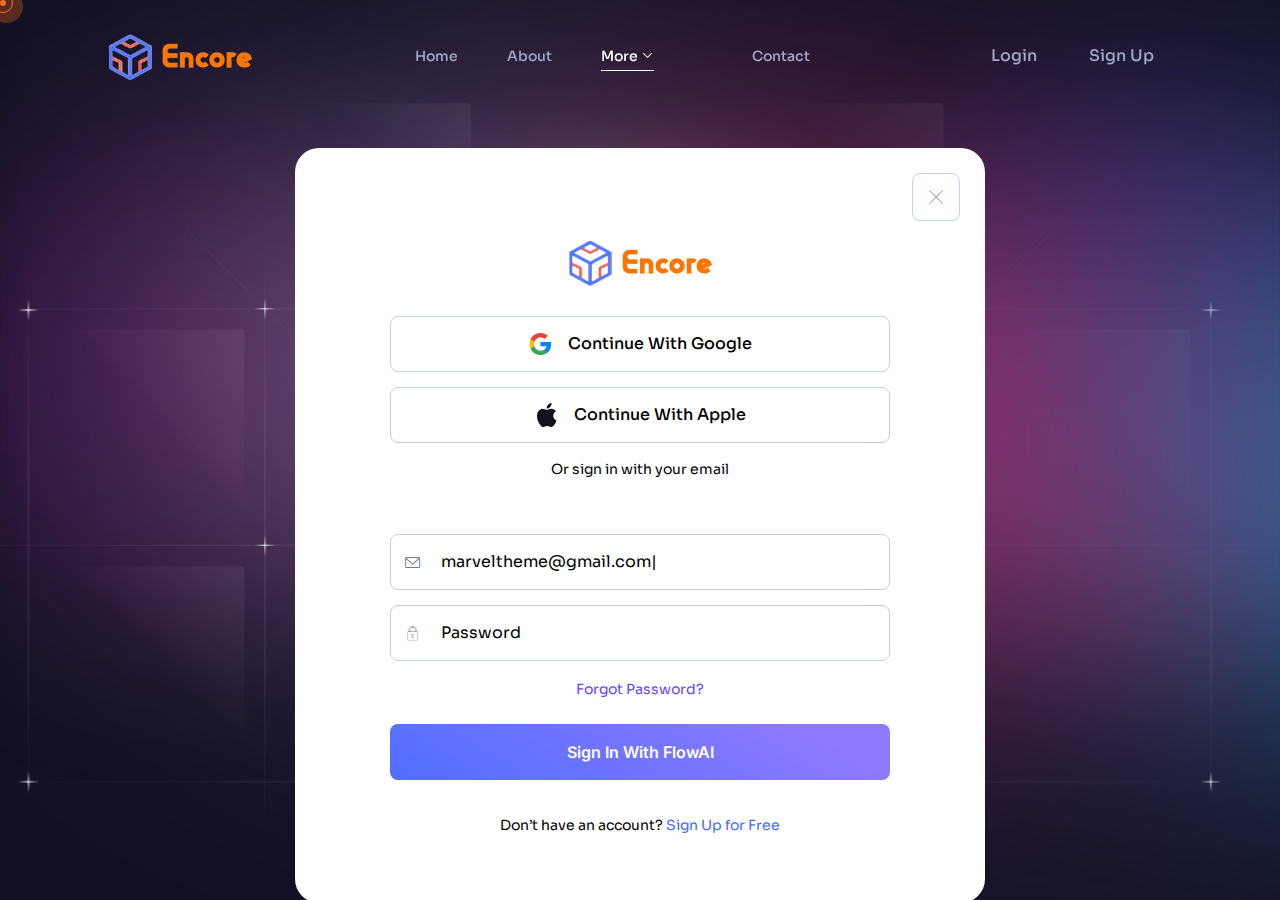
<file: create-account.html>
<!DOCTYPE html> 
<html> 
    <head> 
        <meta charset="utf-8"> 
        <title>Create Your Account at Encore AI-X</title>         
        <link href="css2.css?family=Sora:wght@300;400;500;600;700;800&display=swap" rel="stylesheet"> 
        <link href="css2-1.css?family=Inter:wght@100;200;300;400;500;600;700;800;900&display=swap" rel="stylesheet"> 
        <!--Color Switcher Mockup-->         
        <link href="css/color-switcher-design.css" rel="stylesheet"> 
        <!-- Color Themes -->         
        <link id="theme-color-file" href="css/color-themes/default-color.css" rel="stylesheet"> 
        <link rel="shortcut icon" href="images/favicon.png" type="image/x-icon"> 
        <link rel="icon" href="images/favicon.png" type="image/x-icon"> 
        <!-- Responsive -->         
        <meta http-equiv="X-UA-Compatible" content="IE=edge"> 
        <meta name="viewport" content="width=device-width, initial-scale=1.0, maximum-scale=1.0, user-scalable=0"> 
        <!-- Stylesheets -->         
        <link href="css/bootstrap.css" rel="stylesheet"> 
        <link href="css/style.css" rel="stylesheet"> 
        <link href="css/responsive.css" rel="stylesheet"> 
    </head>     
    <body class="body-bg-color"> 
        <div class="page-wrapper"> 
            <!-- Preloader -->             
            <div class="preloader"></div>             
            <!-- End Preloader -->             
            <!-- Cursor -->             
            <div class="cursor"></div>             
            <div class="cursor-follower"></div>             
            <!-- Cursor End -->             
            <!-- Main Header -->             
            <header class="main-header main-header-one"> 
                <!-- Header Lower -->                 
                <div class="header-lower"> 
                    <div class="main-menu__wrapper"> 
                        <div class="inner-container d-flex align-items-center justify-content-between"> 
                            <!-- Logo Box -->                             
                            <div class="main-header-one__logo-box"> <a href="index.html"><img src="images/resource/logo-1.png" alt=""></a> 
                            </div>                             
                            <div class="nav-outer"> 
                                <!-- Main Menu -->                                 
                                <nav class="main-menu show navbar-expand-md"> 
                                    <div class="navbar-header"> 
                                        <button class="navbar-toggler" type="button" data-toggle="collapse" data-target="#navbarSupportedContent" aria-controls="navbarSupportedContent" aria-expanded="false" aria-label="Toggle navigation"> <span class="icon-bar"></span> <span class="icon-bar"></span> <span class="icon-bar"></span> 
                                        </button>                                         
                                    </div>                                     
                                    <div class="navbar-collapse collapse clearfix" id="navbarSupportedContent"> 
                                        <ul class="navigation clearfix"> 
                                            <li>
                                                <a href="index.html">Home</a>
                                            </li>                                           
                                            <li>
                                                <a href="about.html">About</a>
                                            </li>                                             
                                            <li class="dropdown">
                                                <a href="#">More</a> 
                                                <ul> 
                                                    <li>
                                                        <a href="career.html">Career</a>
                                                    </li>                                                     
                                                                                                         
                                                    <li>
                                                        <a href="login.html">Login</a>
                                                    </li>                                                     
                                                    <li>
                                                        <a href="create-account.html">Create Account</a>
                                                    </li>                                                     
                                                    <li>
                                                        <a href="reset-password.html">Reset Password</a>
                                                    </li>                                                     
                                                                                                        
                                                </ul>                                                 
                                            </li>                                             
                                            <li class="dropdown"> 
                                                <ul> 
                                                    <li>
                                                        <a href="blog.html">Blog</a>
                                                    </li>                                                     
                                                    <li>
                                                        <a href="blog-details.html">Blog Detail</a>
                                                    </li>                                                     
                                                </ul>                                                 
                                            </li>                                             
                                            <li>
                                                <a href="contact.html">Contact</a>
                                            </li>                                             
                                        </ul>                                         
                                    </div>                                     
                                </nav>                                 
                                <!-- Main Menu End-->                                 
                            </div>                             
                            <!-- Outer Box -->                             
                            <div class="outer-box d-flex align-items-center"> 
                                <ul class="main-header__login-sing-up"> 
                                    <li>
                                        <a href="login.html">Login</a>
                                    </li>                                     
                                    <li>
                                        <a href="create-account.html">Sign Up</a>
                                    </li>                                     
                                </ul>                                 
                                <!-- Mobile Navigation Toggler -->                                 
                                <div class="mobile-nav-toggler"> <span class="icon-menu"></span> 
                                </div>                                 
                            </div>                             
                            <!-- End Outer Box -->                             
                        </div>                         
                    </div>                     
                </div>                 
                <!-- End Header Lower -->                 
                <!-- Mobile Menu  -->                 
                <div class="mobile-menu"> 
                    <div class="menu-backdrop"></div>                     
                    <div class="close-btn">
                        <span class="icon far fa-times fa-fw"></span>
                    </div>                     
                    <nav class="menu-box"> 
                        <div class="nav-logo">
                            <a href="index.html"><img src="images/logo-2.png" alt="" title=""></a>
                        </div>                         
                        <!-- Search -->                         
                        <div class="search-box"> 
                            <form method="post" action="contact.html"> 
                                <div class="form-group"> 
                                    <input type="search" name="search-field" value="" placeholder="SEARCH HERE" required=""> 
                                    <button type="submit">
                                        <span class="icon far fa-search fa-fw"></span>
                                    </button>                                     
                                </div>                                 
                            </form>                             
                        </div>                         
                        <div class="menu-outer"> 
                            <!--Here Menu Will Come Automatically Via Javascript / Same Menu as in Header-->                             
                        </div>                         
                    </nav>                     
                </div>                 
                <!-- End Mobile Menu -->                 
            </header>             
            <!-- End Main Header -->             
            <!-- Login Page Start -->             
            <section class="login-page full-height"> 
                <div class="login-page__shape-1" style="background-image: url(images/shapes/login-page-shape-1.png);"></div>                 
                <div class="login-page__shape-2"></div>                 
                <div class="container"> 
                    <div class="login-page__inner"> 
                        <div class="login-page__close-icon"> <a href="#"><span class="icon-close"></span></a> 
                        </div>                         
                        <div class="login-page__top"> 
                            <div class="login-page__logo"> <a href="index.html"><img src="images/resource/login-page-logo.png" alt=""></a> 
                            </div>                             
                            <div class="login-page__sign-option-box"> <a href="#" class="login-page__sign-option"> <img src="images/icons/google-icon.png" alt=""> 
								Continue With Google</a> <a href="#" class="login-page__sign-option"> <img src="images/icons/apple-icon.png" alt=""> 
								Continue With Apple</a> <a href="#" class="sign-in-email">Or sign in with your email</a> 
                            </div>                             
                        </div>                         
                        <form action="#" class="register-one__form"> 
                            <div class="row"> 
                                <div class="col-md-12"> 
                                    <div class="register-one__form__email"> 
                                        <input type="email" name="email" placeholder="marveltheme@gmail.com|"> <i class="icon-envelope"></i> 
                                    </div>                                     
                                </div>                                 
                                <div class="col-md-12"> 
                                    <div class="register-one__form__password"> 
                                        <input type="password" name="password" placeholder="Password"> <i class="icon-lock"></i> 
                                    </div>                                     
                                </div>                                 
                                <div class="col-md-12"> 
                                    <div class="register-one__form__forgot">
                                        <a href="#">Forgot Password?</a>
                                    </div>                                     
                                </div>                                 
                                <div class="col-md-12"> 
                                    <button type="submit" class="thm-btn register-one__btn"> 
                                        Sign In with FlowAI
</button>                                     
                                </div>                                 
                            </div>                             
                        </form>                         
                        <p class="register-one__tagline">Don’t have an account? <a href="login.html">Sign Up for Free</a>  </p> 
                    </div>                     
                </div>                 
            </section>             
            <!-- Login Page End -->             
            <!-- Color Palate / Color Switcher -->             
            <div class="color-palate">                  
                <div class="color-palate-inner"> 
                    <div class="color-palate-head"> 
                        <h6>Choose Options</h6> 
                    </div>                     
                    <!-- Colors -->                     
                    <div class="various-color clearfix"> 
                        <h6>Multiple Colors</h6>
                        <br> 
                        <div class="colors-list"> <span class="palate default-color active" data-theme-file="css/color-themes/default-color.css"></span> <span class="palate blue-color" data-theme-file="css/color-themes/blue-color.css"></span> <span class="palate brown-color" data-theme-file="css/color-themes/brown-color.css"></span> <span class="palate green-color" data-theme-file="css/color-themes/green-color.css"></span> <span class="palate orange-color" data-theme-file="css/color-themes/orange-color.css"></span> <span class="palate purple-color" data-theme-file="css/color-themes/purple-color.css"></span> <span class="palate teal-color" data-theme-file="css/color-themes/teal-color.css"></span> <span class="palate yellow-color" data-theme-file="css/color-themes/yellow-color.css"></span> 
                        </div>                         
                    </div>                     
                    <h6>RTL Version</h6> 
                    <ul class="rtl-version option-box"> 
                        <li class="rtl">RTL Version</li>                         
                        <li>LTR Version</li>                         
                    </ul>                     
                    <h6>Boxed Version</h6> 
                    <ul class="box-version option-box"> 
                        <li class="box">Boxed</li>                         
                        <li>Full width</li>                         
                    </ul>                     
                    <h6>Want Sticky Header</h6> 
                    <ul class="header-version option-box"> 
                        <li class="box">No</li>                         
                        <li>Yes</li>                         
                    </ul>                     
                    <h6>Dark Verion</h6> 
                    <ul class="dark-version option-box"> 
                        <li class="box">Yes</li>                         
                        <li>No</li>                         
                    </ul>                     
                    <div class="purchase-box"> 
                        You will find much more options for colors and styling in admin panel. This color picker is used
                        only for demonstation purposes.<a href="#" class="theme-btn btn-style-two">  <span class="btn-wrap">  <span class="text-one">buy now</span>  <span class="text-two">buy now</span>  </span>  </a> 
                    </div>                     
                </div>                 
            </div>             
            <!-- End Color Palate / Color Switcher -->             
            <!-- Search Popup -->             
            <div class="search-popup"> 
                <div class="color-layer"></div>                 
                <button class="close-search">
                    <span class="far fa-times fa-fw"></span>
                </button>                 
                <form method="post" action="blog.html"> 
                    <div class="form-group"> 
                        <input type="search" name="search-field" value="" placeholder="Search Here" required=""> 
                        <button type="submit">
                            <i class="far fa-search fa-fw"></i>
                        </button>                         
                    </div>                     
                </form>                 
            </div>             
            <!-- End Search Popup -->             
        </div>         
        <!-- End PageWrapper -->         
        <script src="js/jquery.js"></script>         
        <script src="js/01-bootstrap.min.js"></script>         
        <script src="js/02-bootstrap-select.min.js"></script>         
        <script src="js/03-color-settings.js"></script>         
        <script src="js/04-owl.js"></script>         
        <script src="js/05-jarallax.min.js"></script>         
        <script src="js/06-isotope.js"></script>         
        <script src="js/07-wow.js"></script>         
        <script src="js/08-validate.js"></script>         
        <script src="js/09-appear.js"></script>         
        <script src="js/10-swiper.min.js"></script>         
        <script src="js/11-jquery.easing.min.js"></script>         
        <script src="js/12-gsap.min.js"></script>         
        <script src="js/13-odometer.js"></script>         
        <script src="js/14-tilt.jquery.min.js"></script>         
        <script src="js/15-magnific-popup.min.js"></script>         
        <script src="js/16-jquery-ui.js"></script>         
        <script src="js/17-marquee.min.js"></script>         
        <script src="js/18-jquery.circleType.js"></script>         
        <script src="js/19-jquery.lettering.min.js"></script>         
        <script src="js/script.js"></script>         
        <!--[if lt IE 9]><script src="https://cdnjs.cloudflare.com/ajax/libs/html5shiv/3.7.3/html5shiv.js"></script><![endif]-->         
        <!--[if lt IE 9]><script src="js/respond.js"></script><![endif]-->         
    </body>     
</html>
</file>
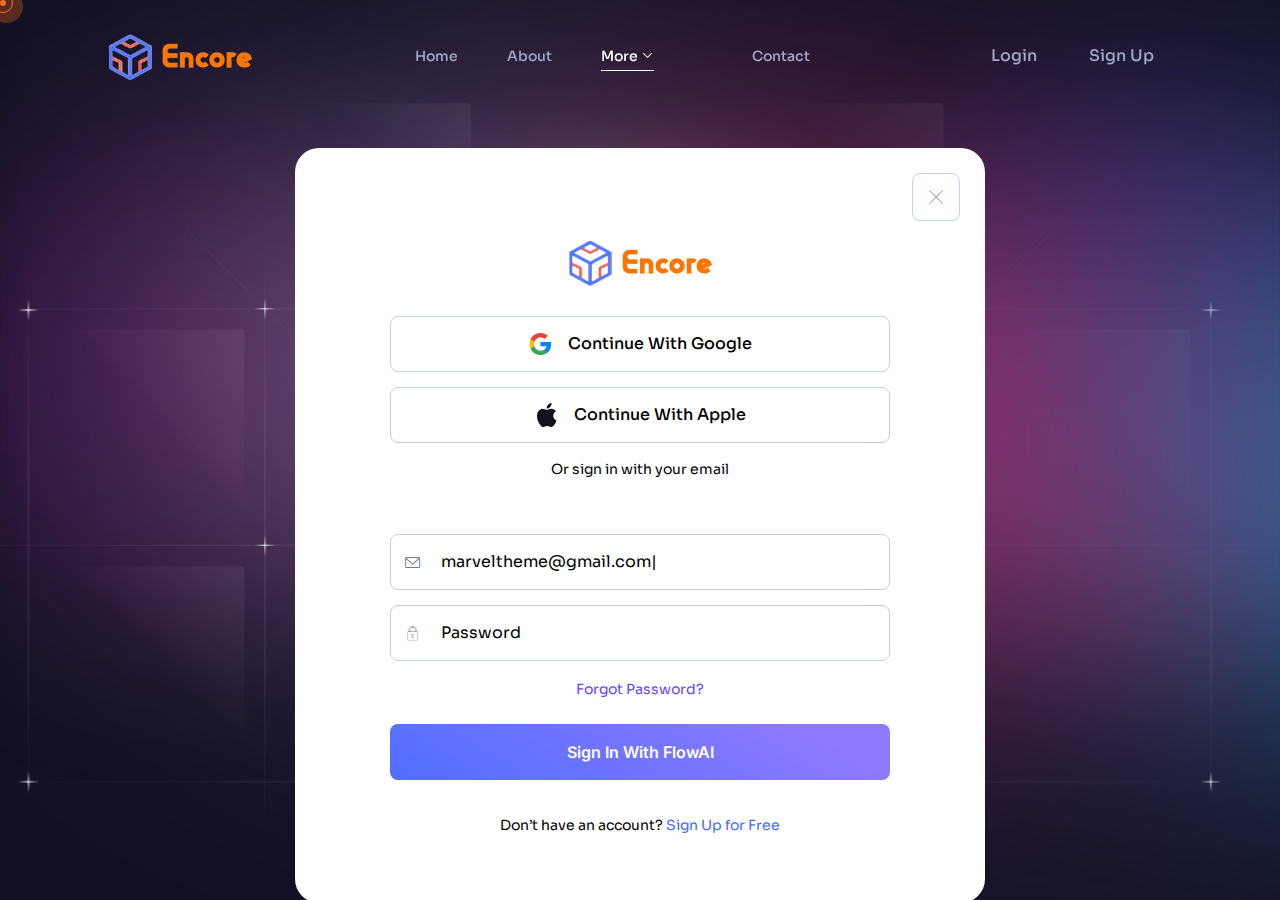
<file: login.html>
<!DOCTYPE html> 
<html> 
    <head> 
        <meta charset="utf-8"> 
        <title>Log-In to Your Account</title>         
        <link href="css2.css?family=Sora:wght@300;400;500;600;700;800&display=swap" rel="stylesheet"> 
        <link href="css2-1.css?family=Inter:wght@100;200;300;400;500;600;700;800;900&display=swap" rel="stylesheet"> 
        <!--Color Switcher Mockup-->         
        <link href="css/color-switcher-design.css" rel="stylesheet"> 
        <!-- Color Themes -->         
        <link id="theme-color-file" href="css/color-themes/default-color.css" rel="stylesheet"> 
        <link rel="shortcut icon" href="images/favicon.png" type="image/x-icon"> 
        <link rel="icon" href="images/favicon.png" type="image/x-icon"> 
        <!-- Responsive -->         
        <meta http-equiv="X-UA-Compatible" content="IE=edge"> 
        <meta name="viewport" content="width=device-width, initial-scale=1.0, maximum-scale=1.0, user-scalable=0"> 
        <!-- Stylesheets -->         
        <link href="css/bootstrap.css" rel="stylesheet"> 
        <link href="css/style.css" rel="stylesheet"> 
        <link href="css/responsive.css" rel="stylesheet"> 
    </head>     
    <body class="body-bg-color"> 
        <div class="page-wrapper"> 
            <!-- Preloader -->             
            <div class="preloader"></div>             
            <!-- End Preloader -->             
            <!-- Cursor -->             
            <div class="cursor"></div>             
            <div class="cursor-follower"></div>             
            <!-- Cursor End -->             
            <!-- Main Header -->             
            <header class="main-header main-header-one"> 
                <!-- Header Lower -->                 
                <div class="header-lower"> 
                    <div class="main-menu__wrapper"> 
                        <div class="inner-container d-flex align-items-center justify-content-between"> 
                            <!-- Logo Box -->                             
                            <div class="main-header-one__logo-box"> <a href="index.html"><img src="images/resource/logo-1.png" alt=""></a> 
                            </div>                             
                            <div class="nav-outer"> 
                                <!-- Main Menu -->                                 
                                <nav class="main-menu show navbar-expand-md"> 
                                    <div class="navbar-header"> 
                                        <button class="navbar-toggler" type="button" data-toggle="collapse" data-target="#navbarSupportedContent" aria-controls="navbarSupportedContent" aria-expanded="false" aria-label="Toggle navigation"> <span class="icon-bar"></span> <span class="icon-bar"></span> <span class="icon-bar"></span> 
                                        </button>                                         
                                    </div>                                     
                                    <div class="navbar-collapse collapse clearfix" id="navbarSupportedContent"> 
                                        <ul class="navigation clearfix"> 
                                            <li>
                                                <a href="index.html">Home</a>
                                            </li>                                      
                                            <li>
                                                <a href="about.html">About</a>
                                            </li>                                             
                                            <li class="dropdown">
                                                <a href="#">More</a> 
                                                <ul> 
                                                    <li>
                                                        <a href="career.html">Career</a>
                                                    </li>                                                     
                                                                                                         
                                                    <li>
                                                        <a href="login.html">Login</a>
                                                    </li>                                                     
                                                    <li>
                                                        <a href="create-account.html">Create Account</a>
                                                    </li>                                                     
                                                    <li>
                                                        <a href="reset-password.html">Reset Password</a>
                                                    </li>                                                     
                                                                                                         
                                                </ul>                                                 
                                            </li>                                             
                                            <li class="dropdown"> 
                                                <ul> 
                                                    <li>
                                                        <a href="blog.html">Blog</a>
                                                    </li>                                                     
                                                    <li>
                                                        <a href="blog-details.html">Blog Detail</a>
                                                    </li>                                                     
                                                </ul>                                                 
                                            </li>                                             
                                            <li>
                                                <a href="contact.html">Contact</a>
                                            </li>                                             
                                        </ul>                                         
                                    </div>                                     
                                </nav>                                 
                                <!-- Main Menu End-->                                 
                            </div>                             
                            <!-- Outer Box -->                             
                            <div class="outer-box d-flex align-items-center"> 
                                <ul class="main-header__login-sing-up"> 
                                    <li>
                                        <a href="login.html">Login</a>
                                    </li>                                     
                                    <li>
                                        <a href="create-account.html">Sign Up</a>
                                    </li>                                     
                                </ul>                                 
                                <!-- Mobile Navigation Toggler -->                                 
                                <div class="mobile-nav-toggler"> <span class="icon-menu"></span> 
                                </div>                                 
                            </div>                             
                            <!-- End Outer Box -->                             
                        </div>                         
                    </div>                     
                </div>                 
                <!-- End Header Lower -->                 
                <!-- Mobile Menu  -->                 
                <div class="mobile-menu"> 
                    <div class="menu-backdrop"></div>                     
                    <div class="close-btn">
                        <span class="icon far fa-times fa-fw"></span>
                    </div>                     
                    <nav class="menu-box"> 
                        <div class="nav-logo">
                            <a href="index.html"><img src="images/logo-2.png" alt="" title=""></a>
                        </div>                         
                        <!-- Search -->                         
                        <div class="search-box"> 
                            <form method="post" action="contact.html"> 
                                <div class="form-group"> 
                                    <input type="search" name="search-field" value="" placeholder="SEARCH HERE" required=""> 
                                    <button type="submit">
                                        <span class="icon far fa-search fa-fw"></span>
                                    </button>                                     
                                </div>                                 
                            </form>                             
                        </div>                         
                        <div class="menu-outer"> 
                            <!--Here Menu Will Come Automatically Via Javascript / Same Menu as in Header-->                             
                        </div>                         
                    </nav>                     
                </div>                 
                <!-- End Mobile Menu -->                 
            </header>             
            <!-- End Main Header -->             
            <!-- Login Page Start -->             
            <section class="login-page full-height"> 
                <div class="login-page__shape-1" style="background-image: url(images/shapes/login-page-shape-1.png);"></div>                 
                <div class="login-page__shape-2"></div>                 
                <div class="container"> 
                    <div class="login-page__inner"> 
                        <div class="login-page__close-icon"> <a href="#"><span class="icon-close"></span></a> 
                        </div>                         
                        <div class="login-page__top"> 
                            <div class="login-page__logo"> <a href="index.html"><img src="images/resource/login-page-logo.png" alt=""></a> 
                            </div>                             
                            <div class="login-page__sign-option-box"> <a href="#" class="login-page__sign-option"> <img src="images/icons/google-icon.png" alt=""> 
								Continue With Google</a> <a href="#" class="login-page__sign-option"> <img src="images/icons/apple-icon.png" alt=""> 
								Continue With Apple</a> <a href="#" class="sign-in-email">Or sign in with your email</a> 
                            </div>                             
                        </div>                         
                        <form action="#" class="register-one__form"> 
                            <div class="row"> 
                                <div class="col-md-12"> 
                                    <div class="register-one__form__email"> 
                                        <input type="email" name="email" placeholder="marveltheme@gmail.com|"> <i class="icon-envelope"></i> 
                                    </div>                                     
                                </div>                                 
                                <div class="col-md-12"> 
                                    <div class="register-one__form__password"> 
                                        <input type="password" name="password" placeholder="Password"> <i class="icon-lock"></i> 
                                    </div>                                     
                                </div>                                 
                                <div class="col-md-12"> 
                                    <div class="register-one__form__forgot">
                                        <a href="#">Forgot Password?</a>
                                    </div>                                     
                                </div>                                 
                                <div class="col-md-12"> 
                                    <button type="submit" class="thm-btn register-one__btn"> 
                                        Sign In with FlowAI
</button>                                     
                                </div>                                 
                            </div>                             
                        </form>                         
                        <p class="register-one__tagline">Don’t have an account? <a href="login.html">Sign Up for Free</a>  </p> 
                    </div>                     
                </div>                 
            </section>             
            <!-- Login Page End -->             
            <!-- Color Palate / Color Switcher -->             
            <div class="color-palate">                  
                <div class="color-palate-inner"> 
                    <div class="color-palate-head"> 
                        <h6>Choose Options</h6> 
                    </div>                     
                    <!-- Colors -->                     
                    <div class="various-color clearfix"> 
                        <h6>Multiple Colors</h6>
                        <br> 
                        <div class="colors-list"> <span class="palate default-color active" data-theme-file="css/color-themes/default-color.css"></span> <span class="palate blue-color" data-theme-file="css/color-themes/blue-color.css"></span> <span class="palate brown-color" data-theme-file="css/color-themes/brown-color.css"></span> <span class="palate green-color" data-theme-file="css/color-themes/green-color.css"></span> <span class="palate orange-color" data-theme-file="css/color-themes/orange-color.css"></span> <span class="palate purple-color" data-theme-file="css/color-themes/purple-color.css"></span> <span class="palate teal-color" data-theme-file="css/color-themes/teal-color.css"></span> <span class="palate yellow-color" data-theme-file="css/color-themes/yellow-color.css"></span> 
                        </div>                         
                    </div>                     
                    <h6>RTL Version</h6> 
                    <ul class="rtl-version option-box"> 
                        <li class="rtl">RTL Version</li>                         
                        <li>LTR Version</li>                         
                    </ul>                     
                    <h6>Boxed Version</h6> 
                    <ul class="box-version option-box"> 
                        <li class="box">Boxed</li>                         
                        <li>Full width</li>                         
                    </ul>                     
                    <h6>Want Sticky Header</h6> 
                    <ul class="header-version option-box"> 
                        <li class="box">No</li>                         
                        <li>Yes</li>                         
                    </ul>                     
                    <h6>Dark Verion</h6> 
                    <ul class="dark-version option-box"> 
                        <li class="box">Yes</li>                         
                        <li>No</li>                         
                    </ul>                     
                    <div class="purchase-box"> 
                        You will find much more options for colors and styling in admin panel. This color picker is used
                        only for demonstation purposes.<a href="#" class="theme-btn btn-style-two">  <span class="btn-wrap">  <span class="text-one">buy now</span>  <span class="text-two">buy now</span>  </span>  </a> 
                    </div>                     
                </div>                 
            </div>             
            <!-- End Color Palate / Color Switcher -->             
            <!-- Search Popup -->             
            <div class="search-popup"> 
                <div class="color-layer"></div>                 
                <button class="close-search">
                    <span class="far fa-times fa-fw"></span>
                </button>                 
                <form method="post" action="blog.html"> 
                    <div class="form-group"> 
                        <input type="search" name="search-field" value="" placeholder="Search Here" required=""> 
                        <button type="submit">
                            <i class="far fa-search fa-fw"></i>
                        </button>                         
                    </div>                     
                </form>                 
            </div>             
            <!-- End Search Popup -->             
        </div>         
        <!-- End PageWrapper -->         
        <script src="js/jquery.js"></script>         
        <script src="js/01-bootstrap.min.js"></script>         
        <script src="js/02-bootstrap-select.min.js"></script>         
        <script src="js/03-color-settings.js"></script>         
        <script src="js/04-owl.js"></script>         
        <script src="js/05-jarallax.min.js"></script>         
        <script src="js/06-isotope.js"></script>         
        <script src="js/07-wow.js"></script>         
        <script src="js/08-validate.js"></script>         
        <script src="js/09-appear.js"></script>         
        <script src="js/10-swiper.min.js"></script>         
        <script src="js/11-jquery.easing.min.js"></script>         
        <script src="js/12-gsap.min.js"></script>         
        <script src="js/13-odometer.js"></script>         
        <script src="js/14-tilt.jquery.min.js"></script>         
        <script src="js/15-magnific-popup.min.js"></script>         
        <script src="js/16-jquery-ui.js"></script>         
        <script src="js/17-marquee.min.js"></script>         
        <script src="js/18-jquery.circleType.js"></script>         
        <script src="js/19-jquery.lettering.min.js"></script>         
        <script src="js/script.js"></script>         
        <!--[if lt IE 9]><script src="https://cdnjs.cloudflare.com/ajax/libs/html5shiv/3.7.3/html5shiv.js"></script><![endif]-->         
        <!--[if lt IE 9]><script src="js/respond.js"></script><![endif]-->         
    </body>     
</html>
</file>
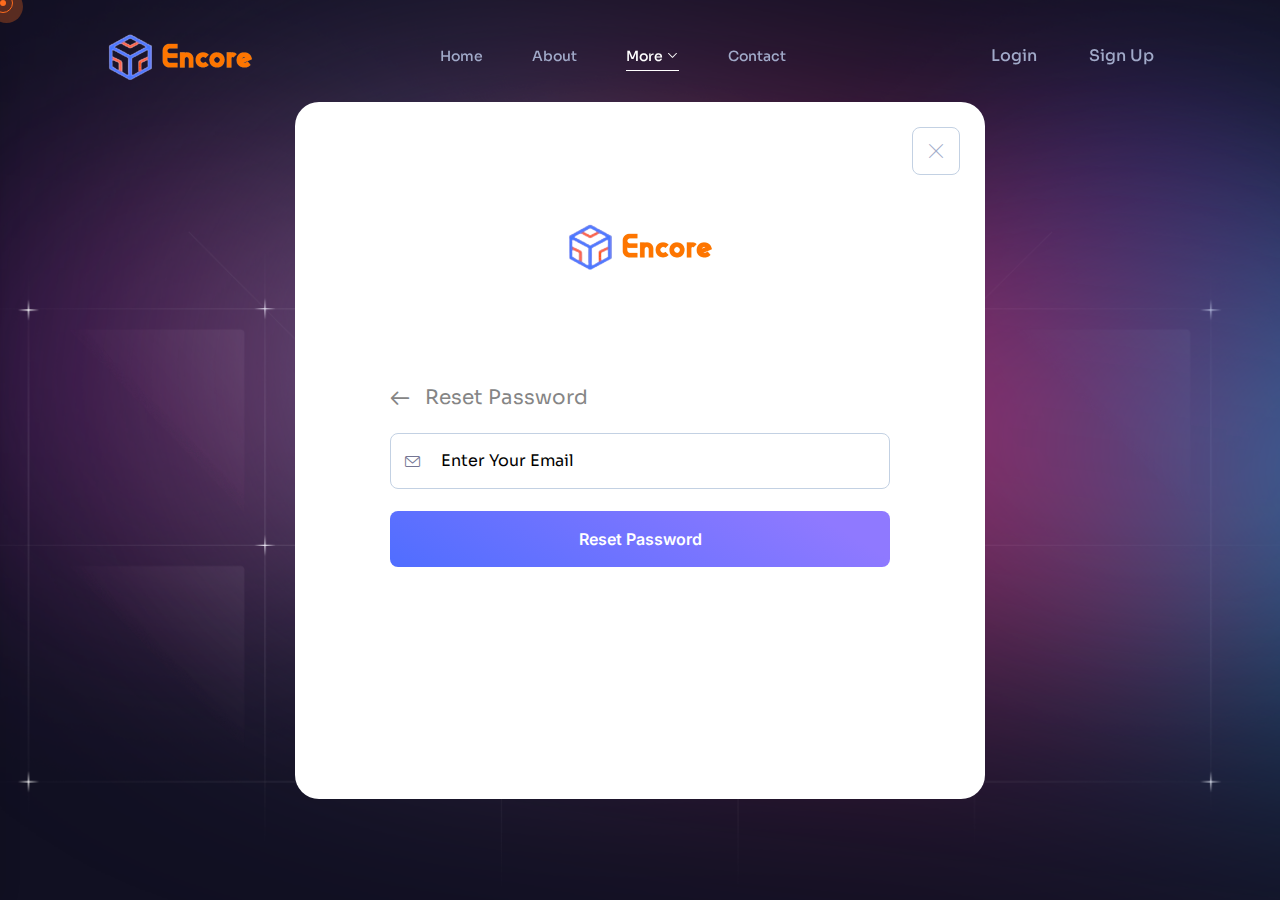
<file: reset-password.html>
<!DOCTYPE html> 
<html> 
    <head> 
        <meta charset="utf-8"> 
        <title>Reset Password</title>         
        <link href="css2.css?family=Sora:wght@300;400;500;600;700;800&display=swap" rel="stylesheet"> 
        <link href="css2-1.css?family=Inter:wght@100;200;300;400;500;600;700;800;900&display=swap" rel="stylesheet"> 
        <!--Color Switcher Mockup-->         
        <link href="css/color-switcher-design.css" rel="stylesheet"> 
        <!-- Color Themes -->         
        <link id="theme-color-file" href="css/color-themes/default-color.css" rel="stylesheet"> 
        <link rel="shortcut icon" href="images/favicon.png" type="image/x-icon"> 
        <link rel="icon" href="images/favicon.png" type="image/x-icon"> 
        <!-- Responsive -->         
        <meta http-equiv="X-UA-Compatible" content="IE=edge"> 
        <meta name="viewport" content="width=device-width, initial-scale=1.0, maximum-scale=1.0, user-scalable=0"> 
        <!-- Stylesheets -->         
        <link href="css/bootstrap.css" rel="stylesheet"> 
        <link href="css/style.css" rel="stylesheet"> 
        <link href="css/responsive.css" rel="stylesheet"> 
    </head>     
    <body class="body-bg-color"> 
        <div class="page-wrapper"> 
            <!-- Preloader -->             
            <div class="preloader"></div>             
            <!-- End Preloader -->             
            <!-- Cursor -->             
            <div class="cursor"></div>             
            <div class="cursor-follower"></div>             
            <!-- Cursor End -->             
            <!-- Main Header -->             
            <header class="main-header main-header-one"> 
                <!-- Header Lower -->                 
                <div class="header-lower"> 
                    <div class="main-menu__wrapper"> 
                        <div class="inner-container d-flex align-items-center justify-content-between"> 
                            <!-- Logo Box -->                             
                            <div class="main-header-one__logo-box"> <a href="index.html"><img src="images/resource/logo-1.png" alt=""></a> 
                            </div>                             
                            <div class="nav-outer"> 
                                <!-- Main Menu -->                                 
                                <nav class="main-menu show navbar-expand-md"> 
                                    <div class="navbar-header"> 
                                        <button class="navbar-toggler" type="button" data-toggle="collapse" data-target="#navbarSupportedContent" aria-controls="navbarSupportedContent" aria-expanded="false" aria-label="Toggle navigation"> <span class="icon-bar"></span> <span class="icon-bar"></span> <span class="icon-bar"></span> 
                                        </button>                                         
                                    </div>                                     
                                    <div class="navbar-collapse collapse clearfix" id="navbarSupportedContent"> 
                                        <ul class="navigation clearfix"> 
                                            <li>
                                                <a href="index.html">Home</a>
                                            </li>                                          
                                            <li>
                                                <a href="about.html">About</a>
                                            </li>                                             
                                            <li class="dropdown">
                                                <a href="#">More</a> 
                                                <ul> 
                                                    <li>
                                                        <a href="career.html">Career</a>
                                                    </li>                                                     
                                                                                                         
                                                    <li>
                                                        <a href="login.html">Login</a>
                                                    </li>                                                     
                                                    <li>
                                                        <a href="create-account.html">Create Account</a>
                                                    </li>                                                     
                                                    <li>
                                                        <a href="reset-password.html">Reset Password</a>
                                                    </li>                                                     
                                                                                                        
                                                </ul>                                                 
                                            </li>                                             
                                                                                 
                                            <li>
                                                <a href="contact.html">Contact</a>
                                            </li>                                             
                                        </ul>                                         
                                    </div>                                     
                                </nav>                                 
                                <!-- Main Menu End-->                                 
                            </div>                             
                            <!-- Outer Box -->                             
                            <div class="outer-box d-flex align-items-center"> 
                                <ul class="main-header__login-sing-up"> 
                                    <li>
                                        <a href="login.html">Login</a>
                                    </li>                                     
                                    <li>
                                        <a href="create-account.html">Sign Up</a>
                                    </li>                                     
                                </ul>                                 
                                <!-- Mobile Navigation Toggler -->                                 
                                <div class="mobile-nav-toggler"> <span class="icon-menu"></span> 
                                </div>                                 
                            </div>                             
                            <!-- End Outer Box -->                             
                        </div>                         
                    </div>                     
                </div>                 
                <!-- End Header Lower -->                 
                <!-- Mobile Menu  -->                 
                <div class="mobile-menu"> 
                    <div class="menu-backdrop"></div>                     
                    <div class="close-btn">
                        <span class="icon far fa-times fa-fw"></span>
                    </div>                     
                    <nav class="menu-box"> 
                        <div class="nav-logo">
                            <a href="index.html"><img src="images/logo-2.png" alt="" title=""></a>
                        </div>                         
                        <!-- Search -->                         
                        <div class="search-box"> 
                            <form method="post" action="contact.html"> 
                                <div class="form-group"> 
                                    <input type="search" name="search-field" value="" placeholder="SEARCH HERE" required=""> 
                                    <button type="submit">
                                        <span class="icon far fa-search fa-fw"></span>
                                    </button>                                     
                                </div>                                 
                            </form>                             
                        </div>                         
                        <div class="menu-outer"> 
                            <!--Here Menu Will Come Automatically Via Javascript / Same Menu as in Header-->                             
                        </div>                         
                    </nav>                     
                </div>                 
                <!-- End Mobile Menu -->                 
            </header>             
            <!-- End Main Header -->             
            <!-- Reset Password Start -->             
            <section class="reset-password-page full-height"> 
                <div class="login-page__shape-1" style="background-image: url(images/shapes/login-page-shape-1.png);"></div>                 
                <div class="login-page__shape-2"></div>                 
                <div class="container"> 
                    <div class="reset-password-page__inner"> 
                        <div class="reset-password-page__close-icon"> <a href="#"><span class="icon-close"></span></a> 
                        </div>                         
                        <div class="reset-password-page__top"> 
                            <div class="reset-password-page__logo"> <a href="index.html"><img src="images/resource/login-page-logo.png" alt=""></a> 
                            </div>                             
                        </div>                         
                        <div class="reset-password-option"> <a href="#"><span class="icon-prev"></span>Reset Password</a> 
                        </div>                         
                        <form action="#" class="register-one__form"> 
                            <div class="row"> 
                                <div class="col-md-12"> 
                                    <div class="register-one__form__email"> 
                                        <input type="email" name="email" placeholder="Enter Your Email"> <i class="icon-envelope"></i> 
                                    </div>                                     
                                </div>                                 
                                <div class="col-md-12"> 
                                    <button type="submit" class="thm-btn register-one__btn"> 
                                        Reset Password
</button>                                     
                                </div>                                 
                            </div>                             
                        </form>                         
                    </div>                     
                </div>                 
            </section>             
            <!-- Reset Password End -->             
            <!-- Color Palate / Color Switcher -->             
            <div class="color-palate">                  
                <div class="color-palate-inner"> 
                    <div class="color-palate-head"> 
                        <h6>Choose Options</h6> 
                    </div>                     
                    <!-- Colors -->                     
                    <div class="various-color clearfix"> 
                        <h6>Multiple Colors</h6>
                        <br> 
                        <div class="colors-list"> <span class="palate default-color active" data-theme-file="css/color-themes/default-color.css"></span> <span class="palate blue-color" data-theme-file="css/color-themes/blue-color.css"></span> <span class="palate brown-color" data-theme-file="css/color-themes/brown-color.css"></span> <span class="palate green-color" data-theme-file="css/color-themes/green-color.css"></span> <span class="palate orange-color" data-theme-file="css/color-themes/orange-color.css"></span> <span class="palate purple-color" data-theme-file="css/color-themes/purple-color.css"></span> <span class="palate teal-color" data-theme-file="css/color-themes/teal-color.css"></span> <span class="palate yellow-color" data-theme-file="css/color-themes/yellow-color.css"></span> 
                        </div>                         
                    </div>                     
                    <h6>RTL Version</h6> 
                    <ul class="rtl-version option-box"> 
                        <li class="rtl">RTL Version</li>                         
                        <li>LTR Version</li>                         
                    </ul>                     
                    <h6>Boxed Version</h6> 
                    <ul class="box-version option-box"> 
                        <li class="box">Boxed</li>                         
                        <li>Full width</li>                         
                    </ul>                     
                    <h6>Want Sticky Header</h6> 
                    <ul class="header-version option-box"> 
                        <li class="box">No</li>                         
                        <li>Yes</li>                         
                    </ul>                     
                    <h6>Dark Verion</h6> 
                    <ul class="dark-version option-box"> 
                        <li class="box">Yes</li>                         
                        <li>No</li>                         
                    </ul>                     
                    <div class="purchase-box"> 
                        You will find much more options for colors and styling in admin panel. This color picker is used
                        only for demonstation purposes.<a href="#" class="theme-btn btn-style-two">  <span class="btn-wrap">  <span class="text-one">buy now</span>  <span class="text-two">buy now</span>  </span>  </a> 
                    </div>                     
                </div>                 
            </div>             
            <!-- End Color Palate / Color Switcher -->             
            <!-- Search Popup -->             
            <div class="search-popup"> 
                <div class="color-layer"></div>                 
                <button class="close-search">
                    <span class="far fa-times fa-fw"></span>
                </button>                 
                <form method="post" action="blog.html"> 
                    <div class="form-group"> 
                        <input type="search" name="search-field" value="" placeholder="Search Here" required=""> 
                        <button type="submit">
                            <i class="far fa-search fa-fw"></i>
                        </button>                         
                    </div>                     
                </form>                 
            </div>             
            <!-- End Search Popup -->             
        </div>         
        <!-- End PageWrapper -->         
        <!-- Scroll To Top -->         
        <div class="scroll-to-top scroll-to-target" data-target="html">
            <span class="fas fa-arrow-up fa-fw"></span>
        </div>         
        <script src="js/jquery.js"></script>         
        <script src="js/01-bootstrap.min.js"></script>         
        <script src="js/02-bootstrap-select.min.js"></script>         
        <script src="js/03-color-settings.js"></script>         
        <script src="js/04-owl.js"></script>         
        <script src="js/05-jarallax.min.js"></script>         
        <script src="js/06-isotope.js"></script>         
        <script src="js/07-wow.js"></script>         
        <script src="js/08-validate.js"></script>         
        <script src="js/09-appear.js"></script>         
        <script src="js/10-swiper.min.js"></script>         
        <script src="js/11-jquery.easing.min.js"></script>         
        <script src="js/12-gsap.min.js"></script>         
        <script src="js/13-odometer.js"></script>         
        <script src="js/14-tilt.jquery.min.js"></script>         
        <script src="js/15-magnific-popup.min.js"></script>         
        <script src="js/16-jquery-ui.js"></script>         
        <script src="js/17-marquee.min.js"></script>         
        <script src="js/18-jquery.circleType.js"></script>         
        <script src="js/19-jquery.lettering.min.js"></script>         
        <script src="js/script.js"></script>         
        <!--[if lt IE 9]><script src="https://cdnjs.cloudflare.com/ajax/libs/html5shiv/3.7.3/html5shiv.js"></script><![endif]-->         
        <!--[if lt IE 9]><script src="js/respond.js"></script><![endif]-->         
    </body>     
</html>
</file>
<file: css2.css>
﻿@font-face {
  font-family: 'Sora';
  font-style: normal;
  font-weight: 300;
  font-display: swap;
  src: url(s/sora/v12/xMQOuFFYT72X5wkB_18qmnndmScMnn-K.ttf) format('truetype');
}
@font-face {
  font-family: 'Sora';
  font-style: normal;
  font-weight: 400;
  font-display: swap;
  src: url(s/sora/v12/xMQOuFFYT72X5wkB_18qmnndmSdSnn-K.ttf) format('truetype');
}
@font-face {
  font-family: 'Sora';
  font-style: normal;
  font-weight: 500;
  font-display: swap;
  src: url(s/sora/v12/xMQOuFFYT72X5wkB_18qmnndmSdgnn-K.ttf) format('truetype');
}
@font-face {
  font-family: 'Sora';
  font-style: normal;
  font-weight: 600;
  font-display: swap;
  src: url(s/sora/v12/xMQOuFFYT72X5wkB_18qmnndmSeMmX-K.ttf) format('truetype');
}
@font-face {
  font-family: 'Sora';
  font-style: normal;
  font-weight: 700;
  font-display: swap;
  src: url(s/sora/v12/xMQOuFFYT72X5wkB_18qmnndmSe1mX-K.ttf) format('truetype');
}
@font-face {
  font-family: 'Sora';
  font-style: normal;
  font-weight: 800;
  font-display: swap;
  src: url(s/sora/v12/xMQOuFFYT72X5wkB_18qmnndmSfSmX-K.ttf) format('truetype');
}
</file>
<file: css2-1.css>
﻿@font-face {
  font-family: 'Inter';
  font-style: normal;
  font-weight: 100;
  font-display: swap;
  src: url(s/inter/v18/UcCO3FwrK3iLTeHuS_nVMrMxCp50SjIw2boKoduKmMEVuLyeMZg.ttf) format('truetype');
}
@font-face {
  font-family: 'Inter';
  font-style: normal;
  font-weight: 200;
  font-display: swap;
  src: url(s/inter/v18/UcCO3FwrK3iLTeHuS_nVMrMxCp50SjIw2boKoduKmMEVuDyfMZg.ttf) format('truetype');
}
@font-face {
  font-family: 'Inter';
  font-style: normal;
  font-weight: 300;
  font-display: swap;
  src: url(s/inter/v18/UcCO3FwrK3iLTeHuS_nVMrMxCp50SjIw2boKoduKmMEVuOKfMZg.ttf) format('truetype');
}
@font-face {
  font-family: 'Inter';
  font-style: normal;
  font-weight: 400;
  font-display: swap;
  src: url(s/inter/v18/UcCO3FwrK3iLTeHuS_nVMrMxCp50SjIw2boKoduKmMEVuLyfMZg.ttf) format('truetype');
}
@font-face {
  font-family: 'Inter';
  font-style: normal;
  font-weight: 500;
  font-display: swap;
  src: url(s/inter/v18/UcCO3FwrK3iLTeHuS_nVMrMxCp50SjIw2boKoduKmMEVuI6fMZg.ttf) format('truetype');
}
@font-face {
  font-family: 'Inter';
  font-style: normal;
  font-weight: 600;
  font-display: swap;
  src: url(s/inter/v18/UcCO3FwrK3iLTeHuS_nVMrMxCp50SjIw2boKoduKmMEVuGKYMZg.ttf) format('truetype');
}
@font-face {
  font-family: 'Inter';
  font-style: normal;
  font-weight: 700;
  font-display: swap;
  src: url(s/inter/v18/UcCO3FwrK3iLTeHuS_nVMrMxCp50SjIw2boKoduKmMEVuFuYMZg.ttf) format('truetype');
}
@font-face {
  font-family: 'Inter';
  font-style: normal;
  font-weight: 800;
  font-display: swap;
  src: url(s/inter/v18/UcCO3FwrK3iLTeHuS_nVMrMxCp50SjIw2boKoduKmMEVuDyYMZg.ttf) format('truetype');
}
@font-face {
  font-family: 'Inter';
  font-style: normal;
  font-weight: 900;
  font-display: swap;
  src: url(s/inter/v18/UcCO3FwrK3iLTeHuS_nVMrMxCp50SjIw2boKoduKmMEVuBWYMZg.ttf) format('truetype');
}
</file>
<file: css/color-switcher-design.css>
/*** 

====================================================================
	Color Palate Style / Color Switcher Style
====================================================================
***/

:root {}


.color-palate {
	background: #ffffff none repeat scroll 0 0;
	-webkit-box-shadow: 0 0 20px 1px rgba(0, 0, 0, 0.1);
	-ms-box-shadow: 0 0 20px 1px rgba(0, 0, 0, 0.1);
	-o-box-shadow: 0 0 20px 1px rgba(0, 0, 0, 0.1);
	-moz-box-shadow: 0 0 20px 1px rgba(0, 0, 0, 0.1);
	box-shadow: 0 0 20px 1px rgba(0, 0, 0, 0.1);
	position: fixed;
	left: -285px;
	text-align: center;
	top: 0%;
	transition: all 0.5s ease 0s;
	width: 285px;
	z-index: 999;
	height: 100%;
	padding-bottom: 30px;
}

.color-palate-inner {
	position: relative;
	height: 100%;
	overflow-x: hidden;
	overflow-y: auto;
	-webkit-transition: all;
}

/* width */
.color-palate-inner::-webkit-scrollbar {
	width: 5px;
}

/* Track */
.color-palate-inner::-webkit-scrollbar-track {
	background: #f1f1f1;
}

/* Handle */
.color-palate-inner::-webkit-scrollbar-thumb {
	background: #888;
}

/* Handle on hover */
.color-palate-inner::-webkit-scrollbar-thumb:hover {
	background: #555;
}


.color-palate-head {
	background: var(--thm-base) none repeat scroll 0 0;
	padding: 12px 0;
}

.color-palate-head h6 {
	font-weight: 500;
	color: #ffffff !important;
}

.color-palate-head h6,
.secondary-head h6 {
	color: #ffffff;
	font-size: 14px;
	font-weight: 600;
	margin: 0px;
	margin-top: 4px;
	text-transform: uppercase;
}

.palate {
	background: var(--thm-base) none repeat scroll 0 0;
	display: block;
	float: left;
	height: 45px;
	margin: 0 2.5% 12px;
	width: 20%;
	cursor: pointer;
	position: relative;
}

.colors-list .active::after {
	background: url(../images/icons/tick.png) center center no-repeat !important;
	background-repeat: no-repeat;
	content: '';
	position: absolute;
	top: 0px;
	left: 0px;
	width: 100%;
	height: 100%;
}

.various-color {
	overflow: hidden;
	padding: 20px 0 15px;
}

.colors-list {
	margin: 0 20px;
}

.secondary-head {
	background: #222222 none repeat scroll 0 0;
	padding: 14px 0;
}

.secondary-color {
	padding: 23px 0;
}

.secondary-colors-list {
	margin: 0 80px;
}

.palate-foo {
	color: #777777;
	font-size: 13px;
	font-weight: 400;
	padding: 0 30px;
	line-height: 1.8em;
}

.palate-foo span {
	display: block;
	padding-top: 20px;
	margin-top: 5px;
	border-top: 1px dotted #b2b2b2;
}


.palate.default-color {
	background: #FF6C1E none repeat scroll 0 0;
}

.palate.blue-color {
	background: #246af4 none repeat scroll 0 0;
}

.palate.brown-color {
	background: #964B00 none repeat scroll 0 0;
}

.palate.green-color {
	background: #3ead3c none repeat scroll 0 0;
}

.palate.orange-color {
	background: #ffb347 none repeat scroll 0 0;
}

.palate.purple-color {
	background: #bb54e1 none repeat scroll 0 0;
}

.palate.teal-color {
	background: #44A9AA none repeat scroll 0 0;
}

.palate.yellow-color {
	background: #fed000 none repeat scroll 0 0;
}









.color-trigger {
	background: var(--thm-base) none repeat scroll 0 0;
	cursor: pointer;
	height: 50px;
	right: -46px;
	position: absolute;
	top: 7%;
	width: 46px;
	padding-top: 6px;

}

.color-trigger .fa-fw {
	animation: fa-spin 2s linear infinite;
	-webkit-animation: fa-spin 2s linear infinite;
	-moz-animation: fa-spin 2s linear infinite;
	-ms-animation: fa-spin 2s linear infinite;
	-o-animation: fa-spin 2s linear infinite;
}

.color-trigger:before {
	content: '';
	position: absolute;
	left: 0px;
	top: 0px;
	width: 100%;
	height: 100%;
}

.color-trigger i {
	color: #ffffff;
	font-size: 18px;
	line-height: 40px;
}

.color-palate.visible-palate {
	left: 0px;
}

.color-palate h6 {
	font-weight: 500;
	color: #000000;
	text-transform: uppercase;
	font-size: 16px;
}

.color-palate .rtl-version {
	padding-top: 10px;
	padding-bottom: 0px;
}

.color-palate .box-version {
	padding-top: 10px;
	padding-bottom: 0px;
}

.color-palate .option-box {
	padding-top: 10px;
	padding-bottom: 5px;
}

.color-palate .option-box>li {
	position: relative;
	color: #ffffff;
	width: 40%;
	margin: 0px 3px;
	cursor: pointer;
	margin-bottom: 9px;
	padding: 8px 12px;
	font-size: 12px;
	display: inline-block;
	background-color: var(--thm-base);
	text-transform: uppercase;
}

@-webkit-keyframes rotation {
	from {
		-webkit-transform: rotate(0deg);
	}

	to {
		-webkit-transform: rotate(359deg);
	}
}

.color-palate .demos-carousel {
	position: relative;
	padding: 15px 20px 0px;
}

.color-palate .demos-carousel .demos-title {
	position: relative;
	color: var(--thm-black);
	font-weight: 700;
	margin-bottom: var(--margin-bottom-10);
}

.color-palate .demos-carousel .owl-dots {
	display: none;
}

.color-palate .demos-carousel .owl-nav {
	position: absolute;
	left: 0px;
	top: 50%;
	z-index: 99999;
	width: 100%;
	margin-top: -15px;
	transition: all 0.3s ease;
	-moz-transition: all 0.3s ease;
	-webkit-transition: all 0.3s ease;
	-ms-transition: all 0.3s ease;
	-o-transition: all 0.3s ease;
}

.color-palate .demos-carousel .owl-prev {
	position: absolute;
	left: -15px;
	width: 34px;
	height: 34px;
	line-height: 34px;
	text-align: center;
	border-radius: 50px;
	font-size: 14px;
	color: var(--thm-base);
	transition: all 500ms ease;
	-moz-transition: all 500ms ease;
	-webkit-transition: all 500ms ease;
	-ms-transition: all 500ms ease;
	-o-transition: all 500ms ease;
	background-color: var(--white-color);
	box-shadow: 0px 0px 15px rgba(0, 0, 0, 0.10);
}

.color-palate .demos-carousel .owl-next {
	position: absolute;
	right: -15px;
	width: 34px;
	height: 34px;
	line-height: 34px;
	text-align: center;
	border-radius: 50px;
	font-size: 14px;
	color: var(--thm-black);
	transition: all 500ms ease;
	-moz-transition: all 500ms ease;
	-webkit-transition: all 500ms ease;
	-ms-transition: all 500ms ease;
	-o-transition: all 500ms ease;
	background-color: var(--thm-base);
	box-shadow: 0px 0px 15px rgba(0, 0, 0, 0.10);
}

.color-palate .demos-carousel .owl-prev:hover,
.color-palate .demos-carousel .owl-next:hover {
	color: var(--thm-white);
	background-color: var(--thm-base);
}

.color-palate .demos-carousel li {
	position: relative;
	border: 1px solid rgba(0, 0, 0, 0.10);
}

.color-palate .purchase-box {
	position: relative;
	padding: 10px 15px 0px;
}

.color-palate .purchase-box .theme-btn {
	position: relative;
	padding: 12px 36px;
	margin-top: 20px;
}
</file>
<file: css/color-themes/default-color.css>
@charset "utf-8";

/* CSS Document */



:root {
	--thm-base: #FF6C1E;
	--thm-base-rgb: 255, 108, 30;
}
</file>
<file: css/responsive.css>
/* Medium screen  */
@media only screen and (min-width: 1200px) and (max-width: 1349px) {
	.solutions-two__content-one-left {
		margin-right: 0;
	}

	.solutions-two__content-one-right {
		margin-left: 0;
	}

	.solutions-two__content-three-right {
		margin-left: 0;
	}

	.pricing-one__discount {
		right: 352px;
	}

	.core-feature__content-one-left {
		margin-left: 0;
		margin-right: 0;
		margin-top: 0;
	}

	.core-feature__content-one-right {
		margin-left: 0;
		margin-right: 0;
	}

	.core-feature__content-two-right {
		margin-left: 0;
		margin-right: 0;
		margin-top: 0;
	}

	.image-generator-tools__inner {
		padding: 117px 40px 100px;
	}

	.image-generator-tools__main-content .row {
		--bs-gutter-x: 50px;
	}

	.art-and-image-tool__right {
		margin-top: 80px;
	}

	.amazing-art-tool__left {
		margin-left: 0;
		margin-right: 0;
	}

	.create-something__inner {
		padding-left: 20px;
		padding-right: 20px;
	}

	.create-something__left {
		margin-right: 65px;
	}

	.about-one__left {
		margin-top: 0;
		margin-right: 0;
	}

	.contact-one__left {
		margin-right: 0;
	}

	.counter-one__single {
		padding: 37px 35px 59px;
	}

	.counter-one__text-1 br {
		display: none;
	}










}








/* Medium screen  */
@media only screen and (min-width: 992px) and (max-width: 1199px) {
	.testimonial-one__single-5 {
		margin-top: 0;
	}

	.testimonial-one__single-6 {
		margin-top: 0;
	}

	.testimonial-one__single-8 {
		margin-top: 0;
	}

	.testimonial-one__single-9 {
		margin-top: 0;
	}

	.testimonial-one__single-11 {
		margin-top: 0;
	}

	.testimonial-one__single-12 {
		margin-top: 0;
	}

	.pricing-one__discount {
		right: 252px;
	}

	.pricing-one__single {
		padding: 32px 20px 52px;
	}

	.footer-widget__newsletter {
		margin-left: 0;
		margin-top: 37px;
	}

	.footer-widget__resources {
		margin-top: 37px;
	}

	.how-tool-work__content {
		padding: 33px 20px 32px;
	}

	.how-tool-work__title-two {
		font-size: 20px;
	}

	.core-feature__content-one-left {
		margin-left: 0;
		margin-right: 0;
		margin-top: 0;
	}

	.core-feature__content-one-right {
		margin-left: 0;
		margin-right: 0;
	}

	.core-feature__content-two-right {
		margin-left: 0;
		margin-right: 0;
		margin-top: 0;
	}

	.image-generator-tools__inner {
		padding: 117px 30px 100px;
	}

	.image-generator-tools__main-content .row {
		--bs-gutter-x: 30px;
	}

	.art-and-image-tool__left {
		margin-left: 0;
		margin-right: 0;
	}

	.art-and-image-tool__right {
		margin-left: 0;
		margin-right: 0;
		margin-top: 80px;
	}

	.amazing-art-tool__left {
		margin-left: 0;
		margin-right: 0;
	}

	.amazing-art-tool__title {
		font-size: 35px;
	}

	.create-something__inner {
		padding-left: 60px;
		padding-right: 60px;
		padding-top: 50px;
		padding-bottom: 34px;
	}

	.create-something__left {
		margin-top: 0;
		margin-right: 0;
	}

	.create-something__right {
		margin-left: 0;
		margin-top: 50px;
	}

	.about-one__left {
		margin-top: 0;
		margin-right: 0;
	}

	.contact-one__left {
		margin-right: 0;
	}

	.contact-one__right {
		margin-left: 0;
	}

	.solutions-two__content-one-left {
		margin-right: 0;
	}

	.solutions-two__content-one-right {
		margin-left: 0;
	}

	.solutions-two__content-one {
		padding: 45px 20px 45px;
		padding-right: 20px;
	}


	.login-page {
		padding-top: 100px;
		padding-bottom: 100px;
		height: inherit !important;
	}



	.reset-password-page__inner {
		padding: 75px 95px 100px;
	}

	.reset-password-page__top {
		margin-bottom: 50px;
	}



	.reset-password-page {
		height: inherit !important;
		padding-top: 100px;
	}

	.login-page__shape-1 {
		display: none;
	}

	.login-page__shape-2 {
		display: none;
	}











}








/* Tablet Layout: 768px. */
@media only screen and (min-width: 768px) and (max-width: 991px) {
	.section-title__title br {
		display: none;
	}

	.solutions-two__content-one-right {
		margin-left: 0;
		margin-top: 50px;
	}

	.solutions-two__content-three-right {
		margin-left: 0;
		margin-top: 30px;
	}

	.testimonial-one__single-5 {
		margin-top: 0;
	}

	.testimonial-one__single-6 {
		margin-top: 0;
	}

	.testimonial-one__single-8 {
		margin-top: 0;
	}

	.testimonial-one__single-9 {
		margin-top: 0;
	}

	.testimonial-one__single-11 {
		margin-top: 0;
	}

	.testimonial-one__single-12 {
		margin-top: 0;
	}

	.pricing-one__discount {
		right: 140px;
	}

	.footer-widget__newsletter {
		margin-left: 0;
		margin-top: 37px;
	}

	.footer-widget__resources {
		margin-top: 37px;
	}

	.copywriting-tool__title br {
		display: none;
	}

	.core-feature__content-one-left {
		margin-left: 0;
		margin-right: 0;
		margin-top: 0;
		margin-bottom: 30px;
	}

	.core-feature__content-two-left {
		margin-right: 0px;
		margin-bottom: 30px;
	}

	.core-feature__content-one-right {
		margin-left: 0;
		margin-right: 0;
	}

	.core-feature__content-two-right {
		margin-left: 0;
		margin-right: 0;
		margin-top: 0;
	}

	.banner-one__right {
		margin-top: 50px;
	}

	.gallery-one__title-one {
		font-size: 40px;
	}

	.gallery-one__title-two {
		font-size: 40px;
	}

	.art-and-image-tool__left {
		margin-left: 0;
		margin-right: 0;
	}

	.art-and-image-tool__right {
		margin-left: 0;
		margin-right: 0;
		margin-top: 0;
	}

	.amazing-art-tool__left {
		margin-left: 0;
		margin-right: 0;
		margin-bottom: 70px;
	}

	.create-something__inner {
		padding-left: 60px;
		padding-right: 60px;
		padding-top: 50px;
		padding-bottom: 34px;
	}

	.create-something__left {
		margin-top: 0;
		margin-right: 0;
	}

	.create-something__right {
		margin-left: 0;
		margin-top: 50px;
	}

	.about-one__left {
		margin-top: 0;
		margin-right: 0;
		margin-bottom: 50px;
	}

	.team-one__title br {
		display: none;
	}

	.ai-product__top-title br {
		display: none;
	}

	.career-page__single {
		padding: 47px 15px 47px;
	}

	.career-page__theme-list>li+li {
		margin-left: 15px;
	}

	.contact-one__left {
		margin-top: 0;
		margin-right: 0;
	}

	.contact-one__right {
		margin-left: 0;
		margin-top: 50px;
	}

	.career-page-top__job-apply-theme-list>li+li {
		margin-left: 10px;
	}

	.career-page-top__interested-job {
		padding: 40px 40px 40px;
	}


	.login-page {
		height: inherit !important;
		padding-top: 100px;
		padding-bottom: 120px;
	}


	.reset-password-page {
		height: inherit !important;
		padding-top: 60px;
	}

	.reset-password-page__inner {
		padding: 75px 95px 100px;
	}



	.reset-password-page {
		height: inherit !important;
		padding-top: 100px;
	}

	.login-page__shape-1 {
		display: none;
	}

	.login-page__shape-2 {
		display: none;
	}










}










/* Mobile Layout: 320px. */
@media only screen and (max-width: 767px) {
	.feature-one__rating {
		flex-direction: column;
		align-items: baseline;
	}

	.feature-one__rating li+li {
		margin-left: 0;
		margin-top: 20px;
	}

	.feature-one__title {
		font-size: 30px;
		line-height: 40px;
	}

	.section-title__title {
		font-size: 30px;
		line-height: 40px;
	}

	.section-title__title br {
		display: none;
	}

	.solutions-two__content-one {
		padding-left: 15px;
		padding-right: 15px;
	}

	.solutions-two__content-one-left {
		margin-right: 0;
	}

	.solutions-two__content-two-single {
		padding-left: 15px;
		padding-right: 15px;
	}

	.solutions-two__content-three {
		padding: 64px 15px 82px;
		padding-right: 15px;
	}

	.solutions-two__content-three-points-box {
		flex-direction: column;
		align-items: baseline;
	}

	.solutions-two__content-three-points-2 {
		margin-left: 0;
		margin-top: 6px;
	}


	.solutions-two__content-one-right {
		margin-left: 0;
		margin-top: 50px;
	}

	.solutions-two__content-three-right {
		margin-left: 0;
		margin-top: 30px;
	}

	.brand-one__brand-list-box {
		padding-left: 0;
		padding-right: 0;
	}

	.brand-one__list {
		flex-direction: column;
	}

	.brand-one__list li+li {
		margin-top: 10px;
	}

	.collaboration-one__title {
		font-size: 30px;
		line-height: 45px;
	}

	.collaboration-one__inner {
		padding: 120px 0 120px;
	}

	.collaboration-one__icon-box {
		display: flex;
		margin-top: 60px;
		align-items: center;
		justify-content: center;
		flex-direction: column;
	}

	.collaboration-one__icon-1 {
		position: relative;
		top: 0px;
		left: 0px;
	}

	.collaboration-one__icon-2 {
		position: relative;
		top: 0;
		right: 0;
		margin-top: 20px;
		margin-bottom: 20px;
	}

	.collaboration-one__icon-3 {
		position: relative;
		top: 0;
		left: 0;
	}

	.collaboration-one__icon-4 {
		position: relative;
		top: 0;
		right: 0;
		margin-top: 20px;
		margin-bottom: 20px;
	}

	.collaboration-one__icon-5 {
		position: relative;
		bottom: 0;
		left: 0;
	}

	.collaboration-one__icon-6 {
		position: relative;
		bottom: 0;
		right: 0;
		margin-top: 20px;
		margin-bottom: 20px;
	}

	.collaboration-one__icon-7 {
		position: relative;
		bottom: 0;
		left: 0;
	}

	.testimonial-one__single-5 {
		margin-top: 0;
	}

	.testimonial-one__single-6 {
		margin-top: 0;
	}

	.testimonial-one__single-8 {
		margin-top: 0;
	}

	.testimonial-one__single-9 {
		margin-top: 0;
	}

	.testimonial-one__single-11 {
		margin-top: 0;
	}

	.testimonial-one__single-12 {
		margin-top: 0;
	}

	.pricing-one__discount {
		display: none;
	}

	.pricing-one__section-title__title {
		font-size: 30px;
		line-height: 40px;
	}

	.pricing-one__single {
		padding: 32px 20px 52px;
	}

	.free-trail__text br {
		display: none;
	}

	.free-trail__wrap {
		padding: 90px 20px 90px;
	}

	.footer-widget__newsletter {
		margin-left: 0;
		margin-top: 38px;
	}

	.footer-widget__company {
		margin-top: 38px;
		margin-bottom: 38px;
	}

	.copywriting-tool__title br {
		display: none;
	}

	.copywriting-tool__title {
		font-size: 30px;
		line-height: 40px;
	}

	.copywriting-tool-shape-1,
	.copywriting-tool-shape-3 {
		display: none;
	}

	.copywriting-tool__btn-box {
		flex-direction: column;
	}

	.copywriting-tool__btn-two {
		margin-left: 0;
		margin-top: 20px;
	}

	.how-tool-work__title {
		font-size: 30px;
		line-height: 40px;
	}

	.core-feature__content-one-left {
		margin-left: 0;
		margin-right: 0;
		margin-top: 0;
		margin-bottom: 30px;
	}

	.core-feature__content-two-left {
		margin-right: 0px;
		margin-bottom: 30px;
	}

	.core-feature__content-one-right {
		margin-left: 0;
		margin-right: 0;
	}

	.core-feature__content-two-right {
		margin-left: 0;
		margin-right: 0;
		margin-top: 0;
	}

	.counter-one__single {
		padding: 37px 15px 59px;
	}

	.counter-one__top {
		flex-direction: column;
		align-items: baseline;
	}

	.counter-one__count {
		margin-left: 0;
		margin-top: 20px;
	}

	.counter-one__text-1 br {
		display: none;
	}

	.counter-one__text-box {
		padding: 68px 15px 68px;
	}

	.brand-two__list {
		flex-direction: column;
	}

	.brand-two__list li+li {
		margin-top: 10px;
	}

	.banner-one__right {
		margin-top: 50px;
	}

	.banner-one__title {
		font-size: 30px;
		line-height: 45px;
	}

	.gallery-one__title-one {
		font-size: 30px;
		line-height: 40px;
	}

	.gallery-one__title-two {
		font-size: 30px;
		line-height: 40px;
	}

	.image-generator-tools__inner {
		padding: 117px 30px 100px;
	}

	.image-generator-tools__main-content .row {
		--bs-gutter-x: 30px;
	}

	.image-generator-tools__title {
		font-size: 30px;
		line-height: 45px;
	}

	.image-generator-tools__title br {
		display: none;
	}

	.art-and-image-tool__left {
		margin-left: 0;
		margin-right: 0;
	}

	.art-and-image-tool__right {
		margin-left: 0;
		margin-right: 0;
		margin-top: 0;
	}

	.amazing-art-tool__left {
		margin-left: 0;
		margin-right: 0;
		margin-bottom: 70px;
	}

	.amazing-art-tool__points-box {
		flex-direction: column;
		align-items: baseline;
	}

	.amazing-art-tool__points--two {
		margin-left: 0;
		margin-top: 4px;
	}

	.amazing-art-tool__right {
		margin-top: 0px;
		margin-left: 0;
		margin-right: 0;
	}

	.amazing-art-tool__right:before {
		display: none;
	}

	.case-two__title br {
		display: none;
	}

	.testimonial-two__sec-title br {
		display: none;
	}

	.create-something__inner {
		padding-left: 15px;
		padding-right: 15px;
		padding-top: 50px;
		padding-bottom: 34px;
	}

	.create-something__left {
		margin-top: 0;
		margin-right: 0;
	}

	.create-something__right {
		margin-left: 0;
		margin-top: 50px;
	}

	.create-something__gallery li {
		flex: 0 0 100%;
		max-width: 100%;
	}

	.page-title__title {
		font-size: 30px;
		line-height: 45px;
	}

	.about-one__left {
		margin-top: 0;
		margin-right: 0;
		margin-bottom: 50px;
	}

	.team-one__title {
		font-size: 30px;
		line-height: 45px;
	}

	.team-one__title br {
		display: none;
	}

	.ai-product__top-title br {
		display: none;
	}

	.ai-product__top-title {
		font-size: 30px;
		line-height: 45px;
	}

	.career-page__single {
		padding: 47px 20px 47px;
		flex-direction: column;
		align-items: baseline;
	}

	.career-page__single-left {
		flex-direction: column;
		align-items: baseline;
	}

	.career-page__content {
		margin-left: 0;
		margin-top: 20px;
	}

	.career-page__theme-list {
		flex-direction: column;
		align-items: baseline;
	}

	.career-page__theme-list>li+li {
		margin-left: 0;
		margin-top: 5px;
	}

	.career-page__country-list {
		flex-direction: column;
		align-items: baseline;
	}

	.career-page__country-list>a+a {
		margin-left: 0;
		margin-top: 10px;
	}

	.career-page__single-right {
		margin-top: 30px;
	}

	.career-page__minutes {
		padding-left: 0;
	}

	.career-page__title {
		font-size: 30px;
		line-height: 45px;
	}

	.career-page__title br {
		display: none;
	}

	.login-page__inner {
		padding: 90px 15px 65px;
	}

	.reset-password-page__inner {
		padding: 115px 15px 130px;
	}

	.blog-details__person-and-date {
		flex-direction: column;
	}

	.blog-details__text-box {
		padding: 47px 20px 46px;
	}

	.blog-details__text-box::before {
		display: none;
	}

	.blog-details__tag-and-social {
		flex-direction: column;
	}

	.blog-details__tag {
		margin-bottom: 20px;
	}

	.contact-one__left {
		margin-top: 0;
		margin-right: 0;
	}

	.contact-one__right {
		margin-left: 0;
		margin-top: 50px;
	}

	.contact-one__contact-list li .text p {
		font-size: 18px;
	}

	.contact-one__form-box {
		padding: 93px 20px 100px;
	}

	.career-page-top__job-apply-box {
		flex-direction: column;
		align-items: baseline;
	}

	.career-page-top__content-box {
		padding: 0 20px 52px;
	}

	.career-page-top__job-apply-left {
		flex-direction: column;
	}

	.career-page-top__job-apply-details-box {
		margin-left: 0;
		margin-top: 20px;
	}

	.career-page-top__job-apply-theme-list {
		flex-direction: column;
		align-items: baseline;
	}

	.career-page-top__job-apply-theme-list>li+li {
		margin-left: 0;
		margin-top: 10px;
	}

	.career-page-top__job-apply-country-list {
		flex-direction: column;
		align-items: baseline;
	}

	.career-page-top__job-apply-country-list>a+a {
		margin-left: 0;
		margin-top: 10px;
	}

	.career-page-top__job-apply-right {
		margin-top: 30px;
	}

	.career-page-top__interested-job {
		padding: 40px 15px 40px;
		flex-direction: column;
		text-align: center;
	}

	.career-page-top__interested-job-btn-box {
		margin-top: 20px;
	}

	.error-page__title {
		font-size: 140px;
		line-height: 140px;
	}

	.error-page__tagline {
		font-size: 35px;
	}

	.blog-details__tag a {
		padding: 10px 10px 9px;
	}



	.login-page {
		padding-top: 50px;
		padding-bottom: 100px;
		height: auto !important;
	}


	.reset-password-page {
		height: inherit !important;
	}




	.reset-password-page {
		height: inherit !important;
		padding-top: 100px;
	}

	.login-page__shape-1 {
		display: none;
	}

	.login-page__shape-2 {
		display: none;
	}


	.full-height {
		height: auto;
	}

















}



















/* Mobile Layout: 320px. */
@media only screen and (max-width: 550px) {
	.feature-one__list {
		flex-direction: column;
	}

	.feature-one__ai-pack {
		display: none;
	}


}





















/*
====================================================================
====================================================================
# Main Header All Responsive Css
====================================================================
====================================================================
*/

@media (max-width: 1199px) {



	/* .main-header.fixed-header .header-lower {
		position: static !important;
	}

	.main-header.main-header-three.fixed-header .header-three-lower {
		position: static !important;
	}

	.main-header.main-header-two.fixed-header .header-two-lower {
		position: static !important;
	} */



}


@media only screen and (min-width: 1200px) and (max-width: 1349px) {
	.main-menu__wrapper {
		padding: 0 100px;
	}
}


@media only screen and (min-width: 992px) and (max-width: 1199px) {
	.main-header__login-sing-up {
		margin-right: 60px;
	}
}





@media only screen and (min-width: 768px) and (max-width: 991px) {
	.main-menu__wrapper {
		padding: 0 60px;
	}

	.main-header__login-sing-up {
		margin-right: 60px;
	}
}




@media (max-width: 767px) {
	.main-menu__wrapper {
		padding: 0 20px;
	}

	.main-header__login-sing-up {
		display: none;
	}
}














/*
====================================================================
====================================================================
# Slider All Responsive Css
====================================================================
====================================================================
*/

@media only screen and (min-width: 992px) and (max-width: 1199px) {}

@media only screen and (min-width: 768px) and (max-width: 991px) {}

@media only screen and (max-width: 767px) {}
</file>
<file: css/style.css>
/* 
Lizar Business HTML Template 

*/
/************ TABLE OF CONTENTS ***************

1. Fonts
2. Reset
3. Global
4. Main Header / Two / Three
5. Main Slider / Two / Three
6. About One
7. Services One / Two / Three / Four
8. Project One / Two / Three
9. Testimonial One / Two / Three
10. Partners One
11. News One / Two
12. CTA One
13. Main Footer
14. Clients One / Two / Three
15. Counter One
16. News Three
17. InTouch One
18. Page Title
19. Banner One
20. Work One
21. Pricing One
22. Team One
23. Services Widgets
24. Services Detail
25. Our Projects
26. Projects Detail
27. Projects Widgets
28. Our Blog
29. Blog Widgets
30. Comment Form
31. Comment Box
32. Contact Info
33. Contact Form
34. Map

**********************************************/



/*** 
====================================================================
	Css Files
====================================================================
***/
@import url('01-global.css');
@import url('module-css/header.css');
@import url('module-css/footer.css');
@import url('module-css/feature.css');
@import url('module-css/solutions.css');
@import url('module-css/pricing.css');
@import url('module-css/brand.css');
@import url('module-css/collaboration.css');
@import url('module-css/testimonial.css');
@import url('module-css/faq.css');
@import url('module-css/free-trail.css');
@import url('module-css/copywriting-tool.css');
@import url('module-css/how-tool-work.css');
@import url('module-css/counter.css');
@import url('module-css/case.css');
@import url('module-css/banner.css');
@import url('module-css/gallery.css');
@import url('module-css/image-generator-tools.css');
@import url('module-css/art-and-image-tool.css');
@import url('module-css/amazing-art-tool.css');
@import url('module-css/create-something.css');
@import url('module-css/page-title.css');
@import url('module-css/about.css');
@import url('module-css/video.css');
@import url('module-css/team.css');
@import url('module-css/ai-product.css');
@import url('module-css/login.css');
@import url('module-css/reset-password.css');
@import url('module-css/contact.css');
@import url('module-css/blog.css');
@import url('module-css/career.css');
@import url('module-css/404.css');




@import url('02-bootstrap-select.min.css');
@import url('03-owl.css');
@import url('04-animate.css');
@import url('05-rtl.css');
@import url('06-custom-animate.css');
@import url('07-dark-body.css');
@import url('08-font-awesome.css');
@import url('09-icomoon.css');
@import url('10-jarallax.css');
@import url('11-preloader.css');
@import url('12-swiper.min.css');
@import url('13-odometer-theme-default.css');
@import url('14-jquery-ui.css');
@import url('15-magnific-popup.css');
@import url('../fonts/reey-font/stylesheet.css');



/*** 
====================================================================
	
====================================================================
***/


/* Sticy Header */
.want-sticky-header .main-header.fixed-header {
	position: relative !important;
	display: none;
}


/* Box Layout */
.box-layout .page-wrapper {
	max-width: 1390px;
	width: 100%;
	margin: 0 auto;
	padding: 15px;
	overflow: hidden;
	background-color: var(--thm-body-bg);
	box-shadow: 0px 0px 15px rgba(0, 0, 0, 0.10);
}

.box-layout:before {
	position: fixed;
	content: '';
	left: 0px;
	top: 0px;
	width: 100%;
	height: 100%;
	display: block;
	background: url(../images/partners/thm-pattern-2.jpg);
	background-repeat: no-repeat;
	background-size: cover;
}

.box-layout .slider-one_social-icons {
	display: none;
}

.box-layout .main-header-two__inner {
	margin: 0 0px;
}
</file>
